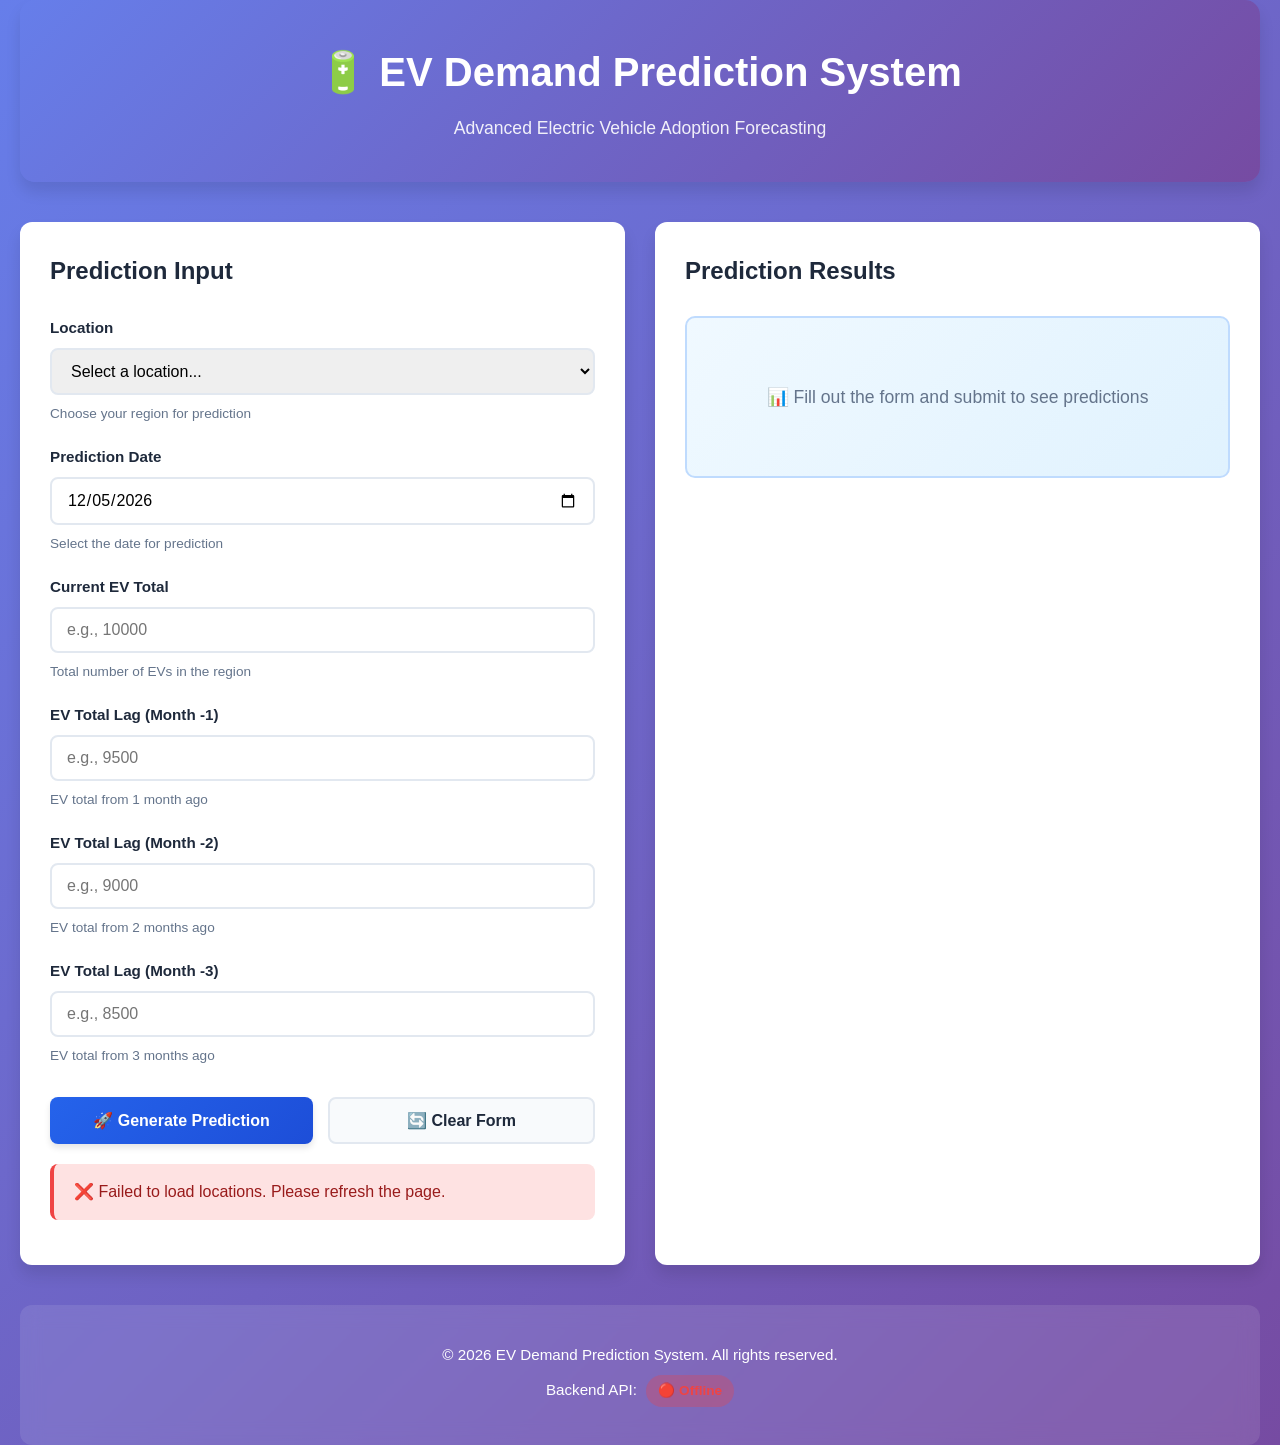
<file: frontend/index.html>
<!DOCTYPE html>
<html lang="en">
<head>
    <meta charset="UTF-8">
    <meta name="viewport" content="width=device-width, initial-scale=1.0">
    <title>EV Demand Prediction System</title>
    <link rel="stylesheet" href="src/css/styles.css">
</head>
<body>
    <div class="container">
        <!-- Header -->
        <header class="header">
            <div class="header-content">
                <h1>🔋 EV Demand Prediction System</h1>
                <p>Advanced Electric Vehicle Adoption Forecasting</p>
            </div>
        </header>

        <!-- Main Content -->
        <main class="main-content">
            <!-- Left Section - Form -->
            <section class="form-section">
                <h2>Prediction Input</h2>
                <form id="predictionForm" class="prediction-form">
                    <!-- Location Selection -->
                    <div class="form-group">
                        <label for="location">Location</label>
                        <select id="location" name="location" required>
                            <option value="">Select a location...</option>
                        </select>
                        <small>Choose your region for prediction</small>
                    </div>

                    <!-- Date Selection -->
                    <div class="form-group">
                        <label for="currentDate">Prediction Date</label>
                        <input type="date" id="currentDate" name="currentDate" required>
                        <small>Select the date for prediction</small>
                    </div>

                    <!-- Current EV Total -->
                    <div class="form-group">
                        <label for="currentEvTotal">Current EV Total</label>
                        <input type="number" id="currentEvTotal" name="currentEvTotal" min="0" step="1" placeholder="e.g., 10000" required>
                        <small>Total number of EVs in the region</small>
                    </div>

                    <!-- EV Total Lag 1 -->
                    <div class="form-group">
                        <label for="evTotalLag1">EV Total Lag (Month -1)</label>
                        <input type="number" id="evTotalLag1" name="evTotalLag1" min="0" step="1" placeholder="e.g., 9500" required>
                        <small>EV total from 1 month ago</small>
                    </div>

                    <!-- EV Total Lag 2 -->
                    <div class="form-group">
                        <label for="evTotalLag2">EV Total Lag (Month -2)</label>
                        <input type="number" id="evTotalLag2" name="evTotalLag2" min="0" step="1" placeholder="e.g., 9000" required>
                        <small>EV total from 2 months ago</small>
                    </div>

                    <!-- EV Total Lag 3 -->
                    <div class="form-group">
                        <label for="evTotalLag3">EV Total Lag (Month -3)</label>
                        <input type="number" id="evTotalLag3" name="evTotalLag3" min="0" step="1" placeholder="e.g., 8500" required>
                        <small>EV total from 3 months ago</small>
                    </div>

                    <!-- Form Actions -->
                    <div class="form-actions">
                        <button type="submit" class="btn btn-primary">🚀 Generate Prediction</button>
                        <button type="reset" class="btn btn-secondary">🔄 Clear Form</button>
                    </div>

                    <!-- Loading Indicator -->
                    <div id="loadingIndicator" class="loading-hidden">
                        <div class="spinner"></div>
                        <p>Processing prediction...</p>
                    </div>

                    <!-- Error Message -->
                    <div id="errorMessage" class="alert alert-error hidden"></div>
                </form>
            </section>

            <!-- Right Section - Results -->
            <section class="results-section">
                <h2>Prediction Results</h2>
                <div id="resultsContainer" class="results-container">
                    <div class="empty-state">
                        <p>📊 Fill out the form and submit to see predictions</p>
                    </div>
                </div>

                <!-- Feature Breakdown -->
                <div id="featuresContainer" class="features-container hidden">
                    <h3>Feature Breakdown</h3>
                    <div id="featuresGrid" class="features-grid"></div>
                </div>

                <!-- Analysis Section -->
                <div id="analysisContainer" class="analysis-container hidden">
                    <h3>Market Analysis</h3>
                    <div id="analysisContent" class="analysis-content"></div>
                </div>
            </section>
        </main>

        <!-- Footer -->
        <footer class="footer">
            <p>&copy; 2026 EV Demand Prediction System. All rights reserved.</p>
            <p>Backend API: <span id="apiStatus" class="status-badge">Checking...</span></p>
        </footer>
    </div>

    <script src="src/js/api.js"></script>
    <script src="src/js/app.js"></script>
</body>
</html>
</file>
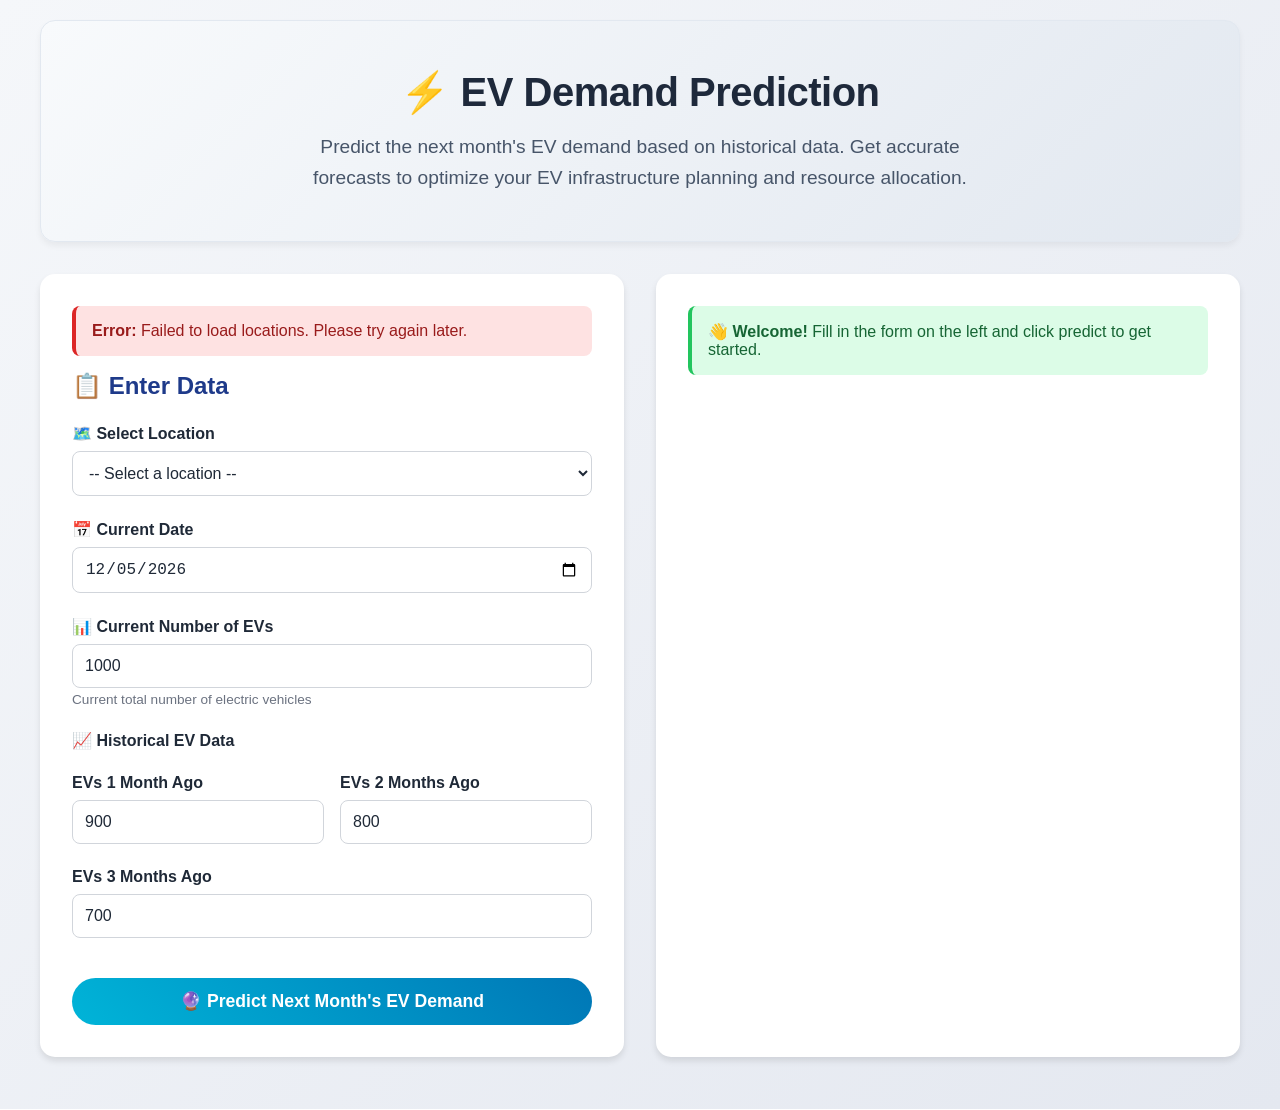
<file: bin/frontend/index.html>
<!DOCTYPE html>
<html lang="en">
<head>
    <meta charset="UTF-8">
    <meta name="viewport" content="width=device-width, initial-scale=1.0">
    <title>EV Demand Prediction</title>
    <link rel="stylesheet" href="https://cdnjs.cloudflare.com/ajax/libs/font-awesome/6.0.0/css/all.min.css">
    <link rel="stylesheet" href="src/css/styles.css">
</head>
<body>
    <div class="container">
        <div class="header">
            <h1>⚡ EV Demand Prediction</h1>
            <p>Predict the next month's EV demand based on historical data. Get accurate forecasts to optimize your EV infrastructure planning and resource allocation.</p>
        </div>

        <div class="content-wrapper">
            <!-- Input Form -->
            <div class="card">
                <h2>📋 Enter Data</h2>
                <form id="predictionForm">
                    <div class="form-group">
                        <label for="county">🗺️ Select Location</label>
                        <select id="county" name="county" required>
                            <option value="">-- Select a location --</option>
                        </select>
                    </div>

                    <div class="form-group">
                        <label for="currentDate">📅 Current Date</label>
                        <input type="date" id="currentDate" name="currentDate" required>
                    </div>

                    <div class="form-group">
                        <label for="currentEvTotal">📊 Current Number of EVs</label>
                        <input type="number" id="currentEvTotal" name="currentEvTotal" 
                               min="0" step="1" value="1000" required>
                        <small>Current total number of electric vehicles</small>
                    </div>

                    <div class="form-group">
                        <label>📈 Historical EV Data</label>
                    </div>

                    <div class="form-row">
                        <div class="form-group">
                            <label for="evTotalLag1">EVs 1 Month Ago</label>
                            <input type="number" id="evTotalLag1" name="evTotalLag1" 
                                   min="0" step="1" value="900">
                        </div>
                        <div class="form-group">
                            <label for="evTotalLag2">EVs 2 Months Ago</label>
                            <input type="number" id="evTotalLag2" name="evTotalLag2" 
                                   min="0" step="1" value="800">
                        </div>
                    </div>

                    <div class="form-group">
                        <label for="evTotalLag3">EVs 3 Months Ago</label>
                        <input type="number" id="evTotalLag3" name="evTotalLag3" 
                               min="0" step="1" value="700">
                    </div>

                    <button type="submit">🔮 Predict Next Month's EV Demand</button>
                </form>
            </div>

            <!-- Results Container -->
            <div id="resultsContainer" class="results-container" style="display: none;">
                <!-- Results will be dynamically inserted here -->
            </div>

            <!-- Welcome Message (initial state) -->
            <div id="welcomeCard" class="card">
                <div class="success-message">
                    <strong>👋 Welcome!</strong> Fill in the form on the left and click predict to get started.
                </div>
            </div>
        </div>
    </div>

    <script src="src/js/api.js"></script>
    <script src="src/js/app.js"></script>
</body>
</html>
</file>
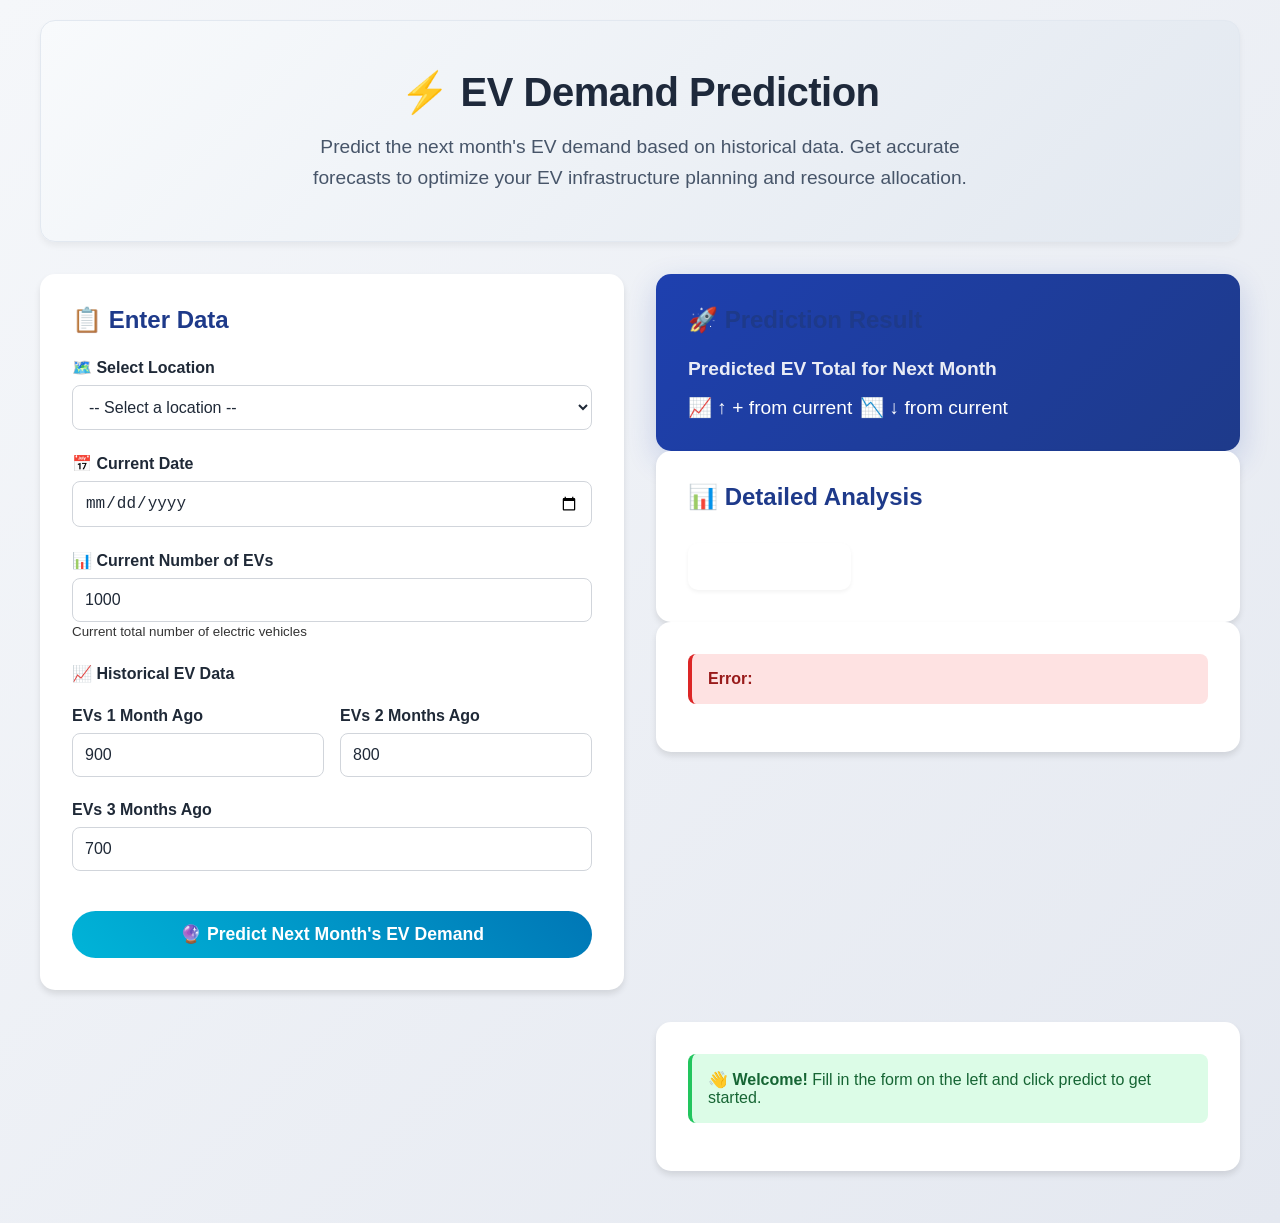
<file: target/classes/templates/index.html>
<!DOCTYPE html>
<html lang="en" xmlns:th="http://www.thymeleaf.org">
<head>
    <meta charset="UTF-8">
    <meta name="viewport" content="width=device-width, initial-scale=1.0">
    <title>EV Demand Prediction</title>
    <link rel="stylesheet" href="https://cdnjs.cloudflare.com/ajax/libs/font-awesome/6.0.0/css/all.min.css">
    <style>
        * {
            margin: 0;
            padding: 0;
            box-sizing: border-box;
        }

        body {
            font-family: 'Segoe UI', Tahoma, Geneva, Verdana, sans-serif;
            background: linear-gradient(135deg, #f5f7fa 0%, #e4e8f0 100%);
            color: #333333;
            min-height: 100vh;
            padding: 20px;
        }

        .container {
            max-width: 1200px;
            margin: 0 auto;
        }

        .header {
            background: linear-gradient(135deg, #f8fafc 0%, #e2e8f0 100%);
            padding: 3rem 2rem;
            border-radius: 15px;
            color: #1e293b;
            margin-bottom: 2rem;
            border: 1px solid #e2e8f0;
            box-shadow: 0 4px 6px rgba(0, 0, 0, 0.05);
            text-align: center;
        }

        .header h1 {
            font-size: 2.5rem;
            font-weight: 700;
            letter-spacing: -0.5px;
            margin-bottom: 1rem;
            color: #1e293b;
        }

        .header p {
            font-size: 1.2rem;
            color: #475569;
            line-height: 1.6;
            max-width: 700px;
            margin: 0 auto;
        }

        .content-wrapper {
            display: grid;
            grid-template-columns: 1fr 1fr;
            gap: 2rem;
            margin-bottom: 2rem;
        }

        .card {
            background: white;
            border-radius: 15px;
            padding: 2rem;
            box-shadow: 0 4px 6px rgba(0, 0, 0, 0.1);
            color: #333333;
        }

        .card h2 {
            color: #1e3a8a;
            margin-bottom: 1.5rem;
            font-size: 1.5rem;
            display: flex;
            align-items: center;
            gap: 0.5rem;
        }

        .form-group {
            margin-bottom: 1.5rem;
        }

        label {
            display: block;
            color: #1f2937;
            font-weight: 600;
            margin-bottom: 0.5rem;
        }

        input, select {
            width: 100%;
            padding: 0.75rem;
            border: 1px solid #d1d5db;
            border-radius: 8px;
            font-size: 1rem;
            color: #1f2937;
            background-color: white;
            transition: border-color 0.3s;
        }

        input:focus, select:focus {
            outline: none;
            border-color: #0077b6;
            box-shadow: 0 0 0 3px rgba(0, 119, 182, 0.1);
        }

        .form-row {
            display: grid;
            grid-template-columns: 1fr 1fr;
            gap: 1rem;
        }

        .form-row.full {
            grid-template-columns: 1fr;
        }

        button {
            width: 100%;
            padding: 0.8rem;
            background: linear-gradient(45deg, #00b4d8, #0077b6);
            color: white;
            border: none;
            border-radius: 30px;
            font-weight: 600;
            font-size: 1.1rem;
            cursor: pointer;
            transition: all 0.3s ease;
            margin-top: 1rem;
        }

        button:hover {
            transform: translateY(-2px);
            box-shadow: 0 4px 12px rgba(0, 0, 0, 0.15);
        }

        button:active {
            transform: translateY(0);
        }

        .result-card {
            background: linear-gradient(135deg, #1e40af 0%, #1e3a8a 100%);
            color: white;
            border-radius: 15px;
            padding: 2rem;
            grid-column: 1 / -1;
            box-shadow: 0 10px 30px rgba(30, 64, 175, 0.2);
        }

        .result-card h3 {
            font-size: 1.2rem;
            margin-bottom: 1rem;
            opacity: 0.9;
        }

        .prediction-value {
            font-size: 3rem;
            font-weight: bold;
            margin: 1rem 0;
        }

        .prediction-change {
            font-size: 1.2rem;
            margin-top: 0.5rem;
            display: flex;
            align-items: center;
            gap: 0.5rem;
        }

        .prediction-change.positive {
            color: #4ade80;
        }

        .prediction-change.negative {
            color: #f87171;
        }

        .features-grid {
            display: grid;
            grid-template-columns: repeat(3, 1fr);
            gap: 1rem;
            margin-top: 2rem;
        }

        .feature-card {
            background: white;
            border-radius: 10px;
            padding: 1.2rem;
            box-shadow: 0 2px 4px rgba(0, 0, 0, 0.05);
            color: #333333;
        }

        .feature-card-title {
            color: #4b5563;
            font-weight: 500;
            margin-bottom: 0.5rem;
            font-size: 0.9rem;
        }

        .feature-card-value {
            font-size: 1.5rem;
            font-weight: 600;
            color: #1e40af;
        }

        .error-message {
            background-color: #fee2e2;
            color: #991b1b;
            padding: 1rem;
            border-radius: 8px;
            margin-bottom: 1rem;
            border-left: 4px solid #dc2626;
        }

        .success-message {
            background-color: #dcfce7;
            color: #166534;
            padding: 1rem;
            border-radius: 8px;
            margin-bottom: 1rem;
            border-left: 4px solid #22c55e;
        }

        @media (max-width: 768px) {
            .content-wrapper {
                grid-template-columns: 1fr;
            }

            .form-row {
                grid-template-columns: 1fr;
            }

            .features-grid {
                grid-template-columns: 1fr;
            }

            .header h1 {
                font-size: 1.8rem;
            }
        }
    </style>
</head>
<body>
    <div class="container">
        <div class="header">
            <h1>⚡ EV Demand Prediction</h1>
            <p>Predict the next month's EV demand based on historical data. Get accurate forecasts to optimize your EV infrastructure planning and resource allocation.</p>
        </div>

        <div class="content-wrapper">
            <!-- Input Form -->
            <div class="card">
                <h2>📋 Enter Data</h2>
                <form method="POST" action="/predict">
                    <div class="form-group">
                        <label for="county">🗺️ Select Location</label>
                        <select id="county" name="county" required th:value="${predictionInput?.county}">
                            <option value="">-- Select a location --</option>
                            <option th:each="location : ${locations}" 
                                    th:value="${location}" 
                                    th:text="${location}"
                                    th:selected="${predictionInput?.county == location}">
                            </option>
                        </select>
                    </div>

                    <div class="form-group">
                        <label for="currentDate">📅 Current Date</label>
                        <input type="date" id="currentDate" name="currentDate" 
                               th:value="${#dates.format(currentDate, 'yyyy-MM-dd')}" required>
                    </div>

                    <div class="form-group">
                        <label for="currentEvTotal">📊 Current Number of EVs</label>
                        <input type="number" id="currentEvTotal" name="currentEvTotal" 
                               min="0" step="1" value="1000" 
                               th:value="${predictionInput?.currentEvTotal}" required>
                        <small>Current total number of electric vehicles</small>
                    </div>

                    <div class="form-group">
                        <label>📈 Historical EV Data</label>
                    </div>

                    <div class="form-row">
                        <div class="form-group">
                            <label for="evTotalLag1">EVs 1 Month Ago</label>
                            <input type="number" id="evTotalLag1" name="evTotalLag1" 
                                   min="0" step="1" value="900"
                                   th:value="${predictionInput?.evTotalLag1}">
                        </div>
                        <div class="form-group">
                            <label for="evTotalLag2">EVs 2 Months Ago</label>
                            <input type="number" id="evTotalLag2" name="evTotalLag2" 
                                   min="0" step="1" value="800"
                                   th:value="${predictionInput?.evTotalLag2}">
                        </div>
                    </div>

                    <div class="form-group">
                        <label for="evTotalLag3">EVs 3 Months Ago</label>
                        <input type="number" id="evTotalLag3" name="evTotalLag3" 
                               min="0" step="1" value="700"
                               th:value="${predictionInput?.evTotalLag3}">
                    </div>

                    <button type="submit">🔮 Predict Next Month's EV Demand</button>
                </form>
            </div>

            <!-- Results Card -->
            <div th:if="${result != null}">
                <div th:if="${result.success}">
                    <div class="card result-card">
                        <h2>🚀 Prediction Result</h2>
                        <h3>Predicted EV Total for Next Month</h3>
                        <div class="prediction-value" th:text="${#numbers.formatInteger(result.prediction, 0)}">
                        </div>
                        <div class="prediction-change" 
                             th:classappend="${result.prediction > predictionInput.currentEvTotal ? 'positive' : 'negative'}">
                            <span th:if="${result.prediction > predictionInput.currentEvTotal}">
                                📈 ↑ +<span th:text="${#numbers.formatInteger(result.prediction - predictionInput.currentEvTotal, 0)}"></span> from current
                            </span>
                            <span th:if="${result.prediction <= predictionInput.currentEvTotal}">
                                📉 ↓ <span th:text="${#numbers.formatInteger(predictionInput.currentEvTotal - result.prediction, 0)}"></span> from current
                            </span>
                        </div>
                    </div>

                    <div class="card">
                        <h2>📊 Detailed Analysis</h2>
                        <div class="features-grid">
                            <div class="feature-card" th:each="feature : ${result.features.entrySet()}">
                                <div class="feature-card-title" th:text="${feature.key.replace('_', ' ').toUpperCase()}"></div>
                                <div class="feature-card-value" th:text="${#numbers.formatDecimal(feature.value, 1, 2)}"></div>
                            </div>
                        </div>
                    </div>
                </div>

                <div th:if="${!result.success}" class="card">
                    <div class="error-message">
                        <strong>Error:</strong> <span th:text="${result.error}"></span>
                    </div>
                </div>
            </div>

            <div th:if="${result == null}" class="card" style="grid-column: 2;">
                <div class="success-message">
                    <strong>👋 Welcome!</strong> Fill in the form on the left and click predict to get started.
                </div>
            </div>
        </div>
    </div>
</body>
</html>
</file>
<file: frontend/src/css/styles.css>
/* =============================================================================
   ROOT STYLES & VARIABLES
   ============================================================================= */
:root {
    --primary-color: #2563eb;
    --primary-dark: #1d4ed8;
    --secondary-color: #10b981;
    --danger-color: #ef4444;
    --warning-color: #f59e0b;
    --bg-light: #f8fafc;
    --bg-dark: #0f172a;
    --text-dark: #1e293b;
    --text-light: #64748b;
    --border-color: #e2e8f0;
    --shadow-sm: 0 1px 2px rgba(0, 0, 0, 0.05);
    --shadow-md: 0 4px 6px rgba(0, 0, 0, 0.1);
    --shadow-lg: 0 10px 15px rgba(0, 0, 0, 0.1);
}

* {
    margin: 0;
    padding: 0;
    box-sizing: border-box;
}

body {
    font-family: -apple-system, BlinkMacSystemFont, 'Segoe UI', 'Roboto', sans-serif;
    background: linear-gradient(135deg, #667eea 0%, #764ba2 100%);
    min-height: 100vh;
    color: var(--text-dark);
    line-height: 1.6;
}

.container {
    max-width: 1400px;
    margin: 0 auto;
    padding: 0 20px;
}

.header {
    background: linear-gradient(135deg, #667eea 0%, #764ba2 100%);
    color: white;
    padding: 40px 20px;
    text-align: center;
    margin-bottom: 40px;
    border-radius: 15px;
    box-shadow: var(--shadow-lg);
}

.header-content h1 {
    font-size: 2.5rem;
    margin-bottom: 10px;
    font-weight: 700;
}

.header-content p {
    font-size: 1.1rem;
    opacity: 0.9;
}

.main-content {
    display: grid;
    grid-template-columns: 1fr 1fr;
    gap: 30px;
    margin-bottom: 40px;
}

.form-section,
.results-section {
    background: white;
    padding: 30px;
    border-radius: 12px;
    box-shadow: var(--shadow-lg);
}

.form-section h2,
.results-section h2 {
    font-size: 1.5rem;
    margin-bottom: 25px;
    color: var(--text-dark);
}

.prediction-form {
    display: flex;
    flex-direction: column;
    gap: 20px;
}

.form-group {
    display: flex;
    flex-direction: column;
    gap: 8px;
}

.form-group label {
    font-weight: 600;
    color: var(--text-dark);
    font-size: 0.95rem;
}

.form-group small {
    font-size: 0.85rem;
    color: var(--text-light);
}

.form-group input,
.form-group select {
    padding: 12px 15px;
    border: 2px solid var(--border-color);
    border-radius: 8px;
    font-size: 1rem;
    transition: all 0.3s ease;
    font-family: inherit;
}

.form-group input:focus,
.form-group select:focus {
    outline: none;
    border-color: var(--primary-color);
    box-shadow: 0 0 0 3px rgba(37, 99, 235, 0.1);
    background-color: rgba(37, 99, 235, 0.02);
}

.form-group input:hover,
.form-group select:hover {
    border-color: var(--primary-color);
}

.form-actions {
    display: flex;
    gap: 15px;
    margin-top: 10px;
}

.btn {
    padding: 12px 24px;
    border: none;
    border-radius: 8px;
    font-size: 1rem;
    font-weight: 600;
    cursor: pointer;
    transition: all 0.3s ease;
    flex: 1;
    display: flex;
    align-items: center;
    justify-content: center;
    gap: 8px;
}

.btn-primary {
    background: linear-gradient(135deg, var(--primary-color), var(--primary-dark));
    color: white;
    box-shadow: var(--shadow-md);
}

.btn-primary:hover {
    transform: translateY(-2px);
    box-shadow: var(--shadow-lg);
}

.btn-primary:active {
    transform: translateY(0);
}

.btn-secondary {
    background: var(--bg-light);
    color: var(--text-dark);
    border: 2px solid var(--border-color);
}

.btn-secondary:hover {
    background: var(--border-color);
}

.loading-hidden {
    display: none;
    text-align: center;
    padding: 20px;
    background: #e0f2fe;
    border-radius: 8px;
    color: #0369a1;
}

.loading-hidden.show {
    display: block;
    animation: slideIn 0.3s ease;
}

.spinner {
    display: inline-block;
    width: 30px;
    height: 30px;
    border: 3px solid #e0f2fe;
    border-top-color: var(--primary-color);
    border-radius: 50%;
    animation: spin 1s linear infinite;
    margin-bottom: 10px;
}

@keyframes spin {
    to { transform: rotate(360deg); }
}

@keyframes slideIn {
    from {
        opacity: 0;
        transform: translateY(-10px);
    }
    to {
        opacity: 1;
        transform: translateY(0);
    }
}

.alert {
    padding: 15px 20px;
    border-radius: 8px;
    margin-bottom: 15px;
    display: flex;
    align-items: center;
    gap: 10px;
}

.alert.hidden {
    display: none;
}

.alert-error {
    background: #fee2e2;
    color: #991b1b;
    border-left: 4px solid var(--danger-color);
}

.alert-success {
    background: #dcfce7;
    color: #166534;
    border-left: 4px solid var(--secondary-color);
}

.results-container {
    background: linear-gradient(135deg, #f0f9ff 0%, #e0f2fe 100%);
    padding: 25px;
    border-radius: 10px;
    border: 2px solid #bfdbfe;
    min-height: 150px;
    display: flex;
    align-items: center;
    justify-content: center;
}

.empty-state {
    text-align: center;
    color: var(--text-light);
    padding: 40px 20px;
}

.empty-state p {
    font-size: 1.1rem;
    margin: 0;
}

.prediction-result {
    background: white;
    padding: 25px;
    border-radius: 10px;
    border: 2px solid var(--border-color);
}

.result-header {
    border-bottom: 2px solid var(--border-color);
    padding-bottom: 15px;
    margin-bottom: 20px;
}

.result-header h3 {
    font-size: 1.8rem;
    color: var(--primary-color);
    margin: 0;
    display: flex;
    align-items: center;
    gap: 10px;
}

.prediction-value {
    font-size: 2.5rem;
    font-weight: 700;
    color: var(--primary-color);
    margin: 10px 0;
}

.prediction-metadata {
    display: grid;
    grid-template-columns: repeat(2, 1fr);
    gap: 15px;
    margin-top: 20px;
}

.metadata-item {
    background: var(--bg-light);
    padding: 15px;
    border-radius: 8px;
    border-left: 4px solid var(--primary-color);
}

.metadata-label {
    font-size: 0.85rem;
    color: var(--text-light);
    text-transform: uppercase;
    font-weight: 600;
    margin-bottom: 5px;
}

.metadata-value {
    font-size: 1.3rem;
    font-weight: 700;
    color: var(--text-dark);
}

.features-container {
    margin-top: 30px;
    background: white;
    padding: 25px;
    border-radius: 10px;
    border: 2px solid var(--border-color);
}

.features-container.hidden {
    display: none;
}

.features-container h3 {
    font-size: 1.3rem;
    margin-bottom: 20px;
    color: var(--text-dark);
}

.features-grid {
    display: grid;
    grid-template-columns: repeat(auto-fit, minmax(250px, 1fr));
    gap: 15px;
}

.feature-item {
    background: linear-gradient(135deg, #f0f9ff 0%, #e0f2fe 100%);
    padding: 15px;
    border-radius: 8px;
    border-left: 4px solid var(--primary-color);
}

.feature-name {
    font-size: 0.9rem;
    color: var(--text-light);
    font-weight: 600;
    margin-bottom: 5px;
    text-transform: capitalize;
}

.feature-value {
    font-size: 1.4rem;
    font-weight: 700;
    color: var(--primary-color);
}

.analysis-container {
    margin-top: 30px;
    background: white;
    padding: 25px;
    border-radius: 10px;
    border: 2px solid var(--border-color);
}

.analysis-container.hidden {
    display: none;
}

.analysis-container h3 {
    font-size: 1.3rem;
    margin-bottom: 20px;
    color: var(--text-dark);
}

.analysis-content {
    background: var(--bg-light);
    padding: 20px;
    border-radius: 8px;
    line-height: 1.8;
    color: var(--text-dark);
}

.footer {
    background: rgba(255, 255, 255, 0.1);
    backdrop-filter: blur(10px);
    color: white;
    padding: 30px 20px;
    text-align: center;
    border-radius: 12px;
    margin-top: 40px;
}

.footer p {
    margin: 8px 0;
    font-size: 0.95rem;
}

.status-badge {
    display: inline-block;
    padding: 5px 12px;
    background: rgba(255, 255, 255, 0.2);
    border-radius: 20px;
    font-size: 0.85rem;
    font-weight: 600;
    margin-left: 5px;
}

.status-badge.online {
    background: rgba(16, 185, 129, 0.3);
    color: #10b981;
}

.status-badge.offline {
    background: rgba(239, 68, 68, 0.3);
    color: #ef4444;
}

@media (max-width: 1024px) {
    .main-content {
        grid-template-columns: 1fr;
        gap: 20px;
    }

    .header-content h1 {
        font-size: 2rem;
    }
}

@media (max-width: 768px) {
    .container {
        padding: 0 15px;
    }

    .header {
        padding: 30px 15px;
        margin-bottom: 25px;
    }

    .header-content h1 {
        font-size: 1.5rem;
    }

    .header-content p {
        font-size: 0.95rem;
    }

    .form-section,
    .results-section {
        padding: 20px;
    }

    .form-actions {
        flex-direction: column;
    }

    .btn {
        padding: 10px 20px;
    }

    .prediction-value {
        font-size: 2rem;
    }

    .prediction-metadata {
        grid-template-columns: 1fr;
    }

    .features-grid {
        grid-template-columns: 1fr;
    }
}

@media (max-width: 480px) {
    .header-content h1 {
        font-size: 1.3rem;
    }

    .form-section h2,
    .results-section h2 {
        font-size: 1.2rem;
    }

    .prediction-value {
        font-size: 1.8rem;
    }
}
</file>
<file: bin/frontend/src/css/styles.css>
* {
    margin: 0;
    padding: 0;
    box-sizing: border-box;
}

body {
    font-family: 'Segoe UI', Tahoma, Geneva, Verdana, sans-serif;
    background: linear-gradient(135deg, #f5f7fa 0%, #e4e8f0 100%);
    color: #333333;
    min-height: 100vh;
    padding: 20px;
}

.container {
    max-width: 1200px;
    margin: 0 auto;
}

.header {
    background: linear-gradient(135deg, #f8fafc 0%, #e2e8f0 100%);
    padding: 3rem 2rem;
    border-radius: 15px;
    color: #1e293b;
    margin-bottom: 2rem;
    border: 1px solid #e2e8f0;
    box-shadow: 0 4px 6px rgba(0, 0, 0, 0.05);
    text-align: center;
}

.header h1 {
    font-size: 2.5rem;
    font-weight: 700;
    letter-spacing: -0.5px;
    margin-bottom: 1rem;
    color: #1e293b;
}

.header p {
    font-size: 1.2rem;
    color: #475569;
    line-height: 1.6;
    max-width: 700px;
    margin: 0 auto;
}

.content-wrapper {
    display: grid;
    grid-template-columns: 1fr 1fr;
    gap: 2rem;
    margin-bottom: 2rem;
}

.card {
    background: white;
    border-radius: 15px;
    padding: 2rem;
    box-shadow: 0 4px 6px rgba(0, 0, 0, 0.1);
    color: #333333;
}

.card h2 {
    color: #1e3a8a;
    margin-bottom: 1.5rem;
    font-size: 1.5rem;
    display: flex;
    align-items: center;
    gap: 0.5rem;
}

.form-group {
    margin-bottom: 1.5rem;
}

label {
    display: block;
    color: #1f2937;
    font-weight: 600;
    margin-bottom: 0.5rem;
}

small {
    display: block;
    color: #6b7280;
    font-size: 0.85rem;
    margin-top: 0.25rem;
}

input, select {
    width: 100%;
    padding: 0.75rem;
    border: 1px solid #d1d5db;
    border-radius: 8px;
    font-size: 1rem;
    color: #1f2937;
    background-color: white;
    transition: border-color 0.3s;
}

input:focus, select:focus {
    outline: none;
    border-color: #0077b6;
    box-shadow: 0 0 0 3px rgba(0, 119, 182, 0.1);
}

.form-row {
    display: grid;
    grid-template-columns: 1fr 1fr;
    gap: 1rem;
}

.form-row.full {
    grid-template-columns: 1fr;
}

button {
    width: 100%;
    padding: 0.8rem;
    background: linear-gradient(45deg, #00b4d8, #0077b6);
    color: white;
    border: none;
    border-radius: 30px;
    font-weight: 600;
    font-size: 1.1rem;
    cursor: pointer;
    transition: all 0.3s ease;
    margin-top: 1rem;
}

button:hover {
    transform: translateY(-2px);
    box-shadow: 0 4px 12px rgba(0, 0, 0, 0.15);
}

button:active {
    transform: translateY(0);
}

button:disabled {
    opacity: 0.6;
    cursor: not-allowed;
    transform: none;
}

.result-card {
    background: linear-gradient(135deg, #1e40af 0%, #1e3a8a 100%);
    color: white;
    border-radius: 15px;
    padding: 2rem;
    grid-column: 1 / -1;
    box-shadow: 0 10px 30px rgba(30, 64, 175, 0.2);
}

.result-card h2 {
    color: white;
}

.result-card h3 {
    font-size: 1.2rem;
    margin-bottom: 1rem;
    opacity: 0.9;
}

.prediction-value {
    font-size: 3rem;
    font-weight: bold;
    margin: 1rem 0;
}

.prediction-change {
    font-size: 1.2rem;
    margin-top: 0.5rem;
    display: flex;
    align-items: center;
    gap: 0.5rem;
}

.prediction-change.positive {
    color: #4ade80;
}

.prediction-change.negative {
    color: #f87171;
}

.features-grid {
    display: grid;
    grid-template-columns: repeat(3, 1fr);
    gap: 1rem;
    margin-top: 2rem;
}

.feature-card {
    background: white;
    border-radius: 10px;
    padding: 1.2rem;
    box-shadow: 0 2px 4px rgba(0, 0, 0, 0.05);
    color: #333333;
}

.feature-card-title {
    color: #4b5563;
    font-weight: 500;
    margin-bottom: 0.5rem;
    font-size: 0.9rem;
}

.feature-card-value {
    font-size: 1.5rem;
    font-weight: 600;
    color: #1e40af;
}

.error-message {
    background-color: #fee2e2;
    color: #991b1b;
    padding: 1rem;
    border-radius: 8px;
    margin-bottom: 1rem;
    border-left: 4px solid #dc2626;
}

.success-message {
    background-color: #dcfce7;
    color: #166534;
    padding: 1rem;
    border-radius: 8px;
    margin-bottom: 1rem;
    border-left: 4px solid #22c55e;
}

.loading {
    display: inline-block;
    width: 20px;
    height: 20px;
    border: 3px solid rgba(255, 255, 255, 0.3);
    border-radius: 50%;
    border-top-color: white;
    animation: spin 1s linear infinite;
}

@keyframes spin {
    to { transform: rotate(360deg); }
}

.results-container {
    grid-column: 2;
}

.results-container.full-width {
    grid-column: 1 / -1;
}

@media (max-width: 768px) {
    .content-wrapper {
        grid-template-columns: 1fr;
    }

    .form-row {
        grid-template-columns: 1fr;
    }

    .features-grid {
        grid-template-columns: 1fr;
    }

    .header h1 {
        font-size: 1.8rem;
    }

    .result-card {
        grid-column: 1;
    }

    .results-container {
        grid-column: 1;
    }

    .results-container.full-width {
        grid-column: 1;
    }
}
</file>
